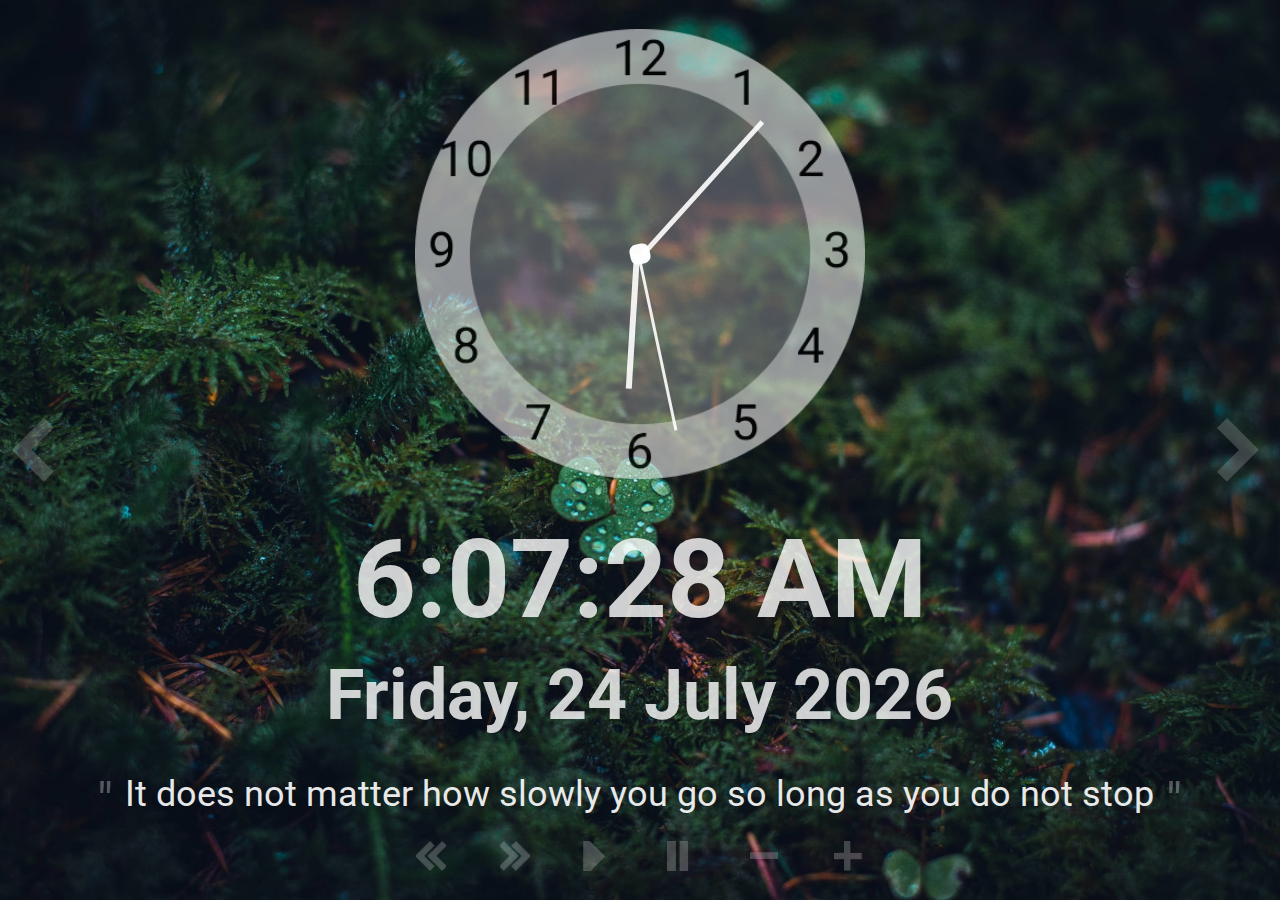
<file: js-clock/index.html>
<!DOCTYPE html>
<html lang="en">
  <head>
    <meta charset="UTF-8" />
    <meta http-equiv="X-UA-Compatible" content="IE=edge" />
    <meta name="viewport" content="width=device-width, initial-scale=1.0" />
    <link rel="preconnect" href="https://fonts.googleapis.com" />
    <link rel="preconnect" href="https://fonts.gstatic.com" crossorigin />
    <link
      href="https://fonts.googleapis.com/css2?family=Roboto:wght@400;700&display=swap"
      rel="stylesheet"
    />
    <link
      type="image/png"
      sizes="16x16"
      rel="icon"
      href="./png/favicon_icon.ico"
    />
    <link
      type="image/png"
      sizes="32x32"
      rel="icon"
      href="./png/favicon_icon.ico"
    />
    <link
      type="image/png"
      sizes="96x96"
      rel="icon"
      href="./png/favicon_icon.ico"
    />
    <link rel="stylesheet" href="style.css" />
    <title>Сlock</title>
  </head>
  <body class="body">
    <button class="arrow-left" title="change background"></button>
    <div class="container">
      <div class="clock-face">
        <div class="hand hours"></div>
        <div class="hand minutes"></div>
        <div class="hand seconds"></div>
        <div class="center"></div>
      </div>
      <div class="digital-clock">
        <div class="digital-time"></div>
        <div class="digital-date"></div>
      </div>
      <div class="quotes-block">
        <button class="quote previous" title="previous">"</button>
        <button class="quotes">Quotes are here</button>
        <button class="quote next" title="next">"</button>
      </div>
      <div class="control-audio">
        <button class="sound back" title="back"></button>
        <button class="sound forward" title="forward"></button>

        <button class="sound play" title="play"></button>
        <button class="sound pause" title="pause"></button>

        <button class="sound volumeDown" title="volume -"></button>
        <button class="sound volumeUp" title="volume +"></button>
      </div>
    </div>
    <button class="arrow-right" title="change background"></button>
    <audio
      class="audio"
      src="./mp3/les-yujnaya-amerika-vecher-nasekomyie-blizko-38554.mp3"
      type="audio/mpeg"
      autoplay="true"
      preload="auto"
      loop="true"
    ></audio>
    <script src="script.js"></script>
  </body>
</html>
</file>
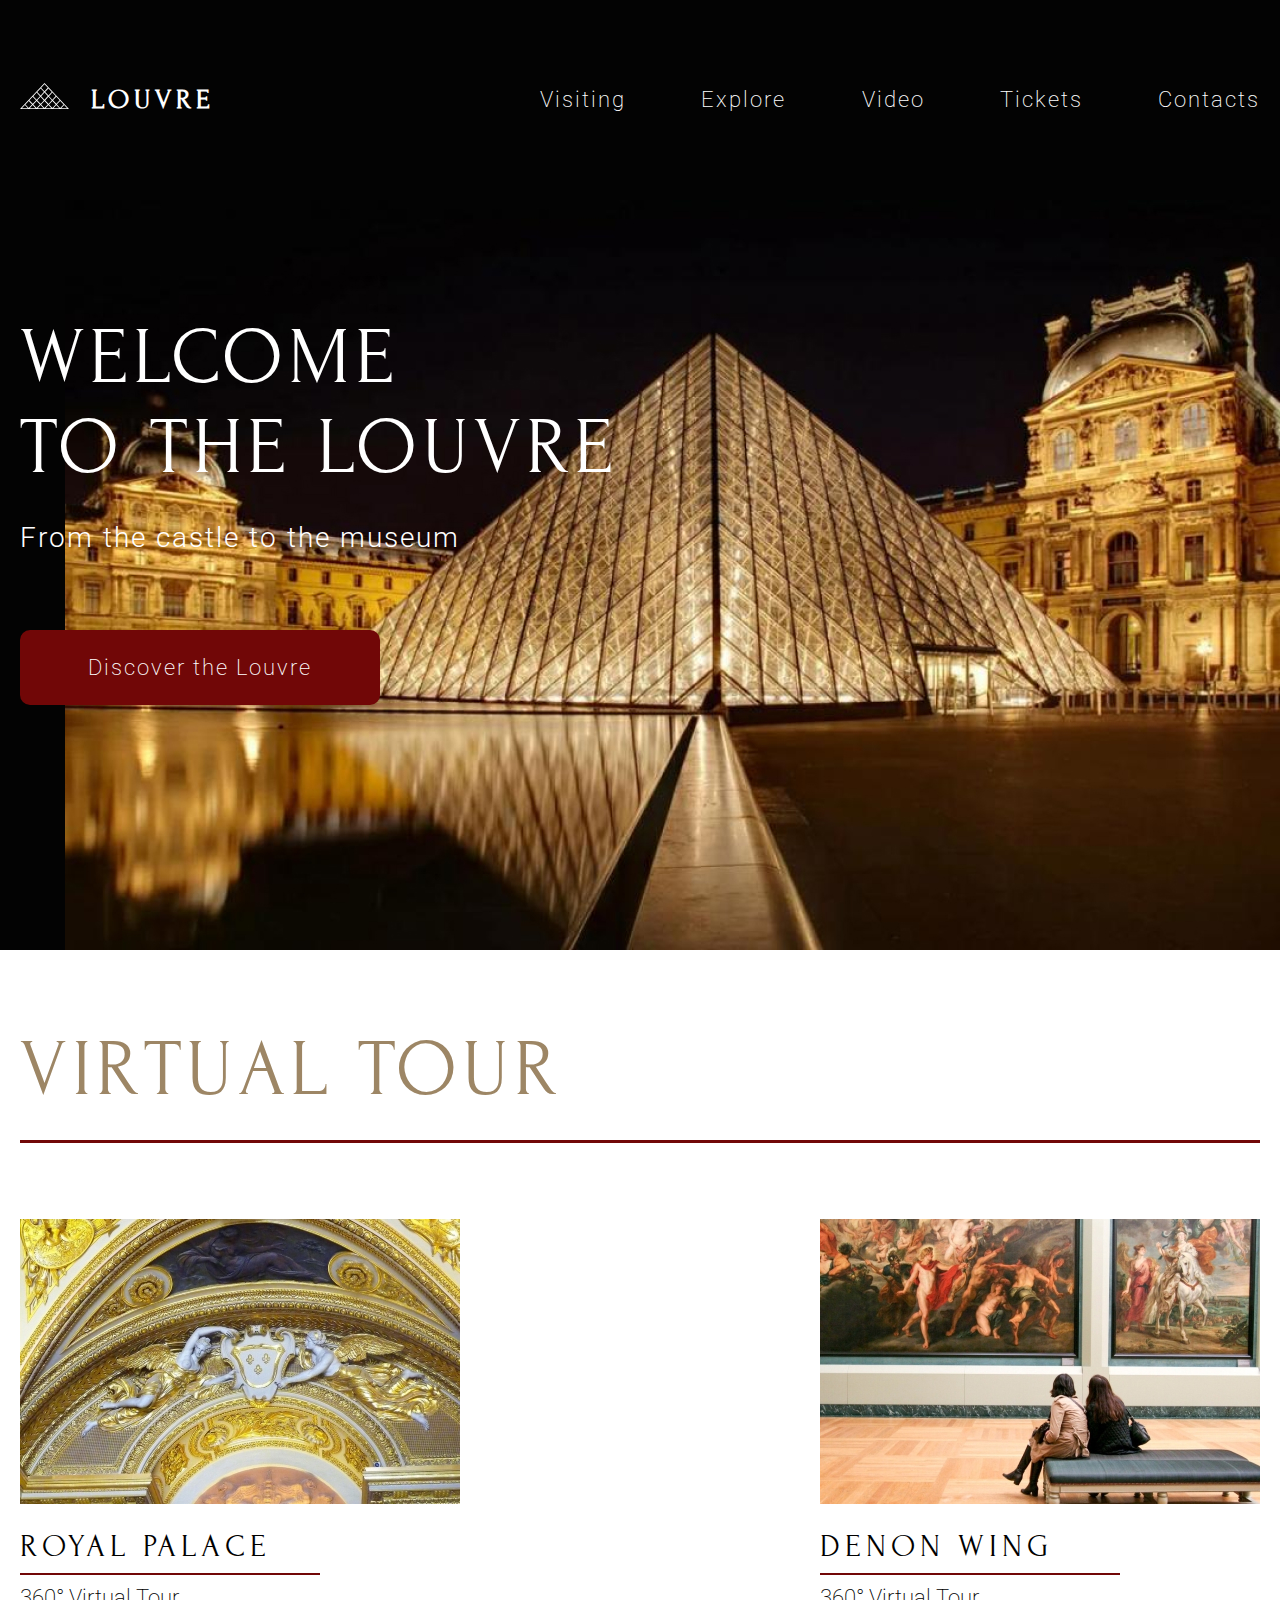
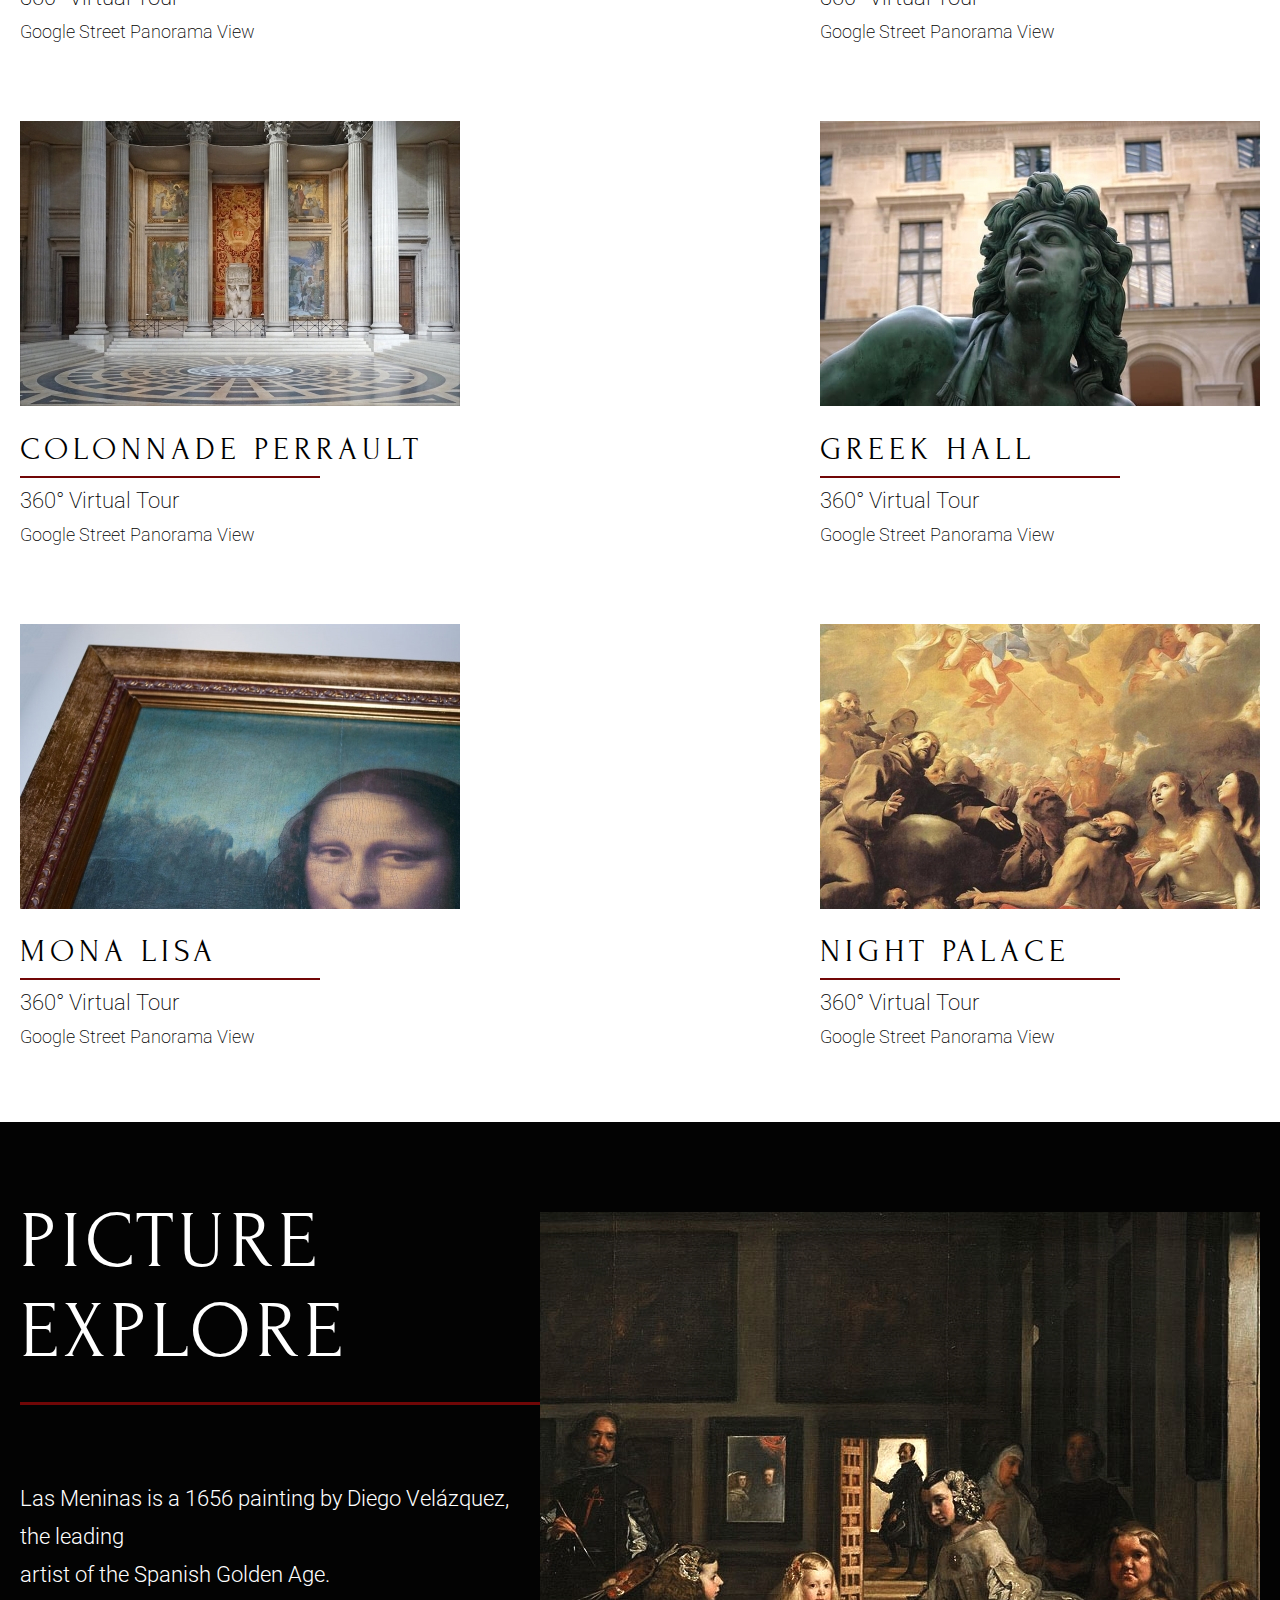
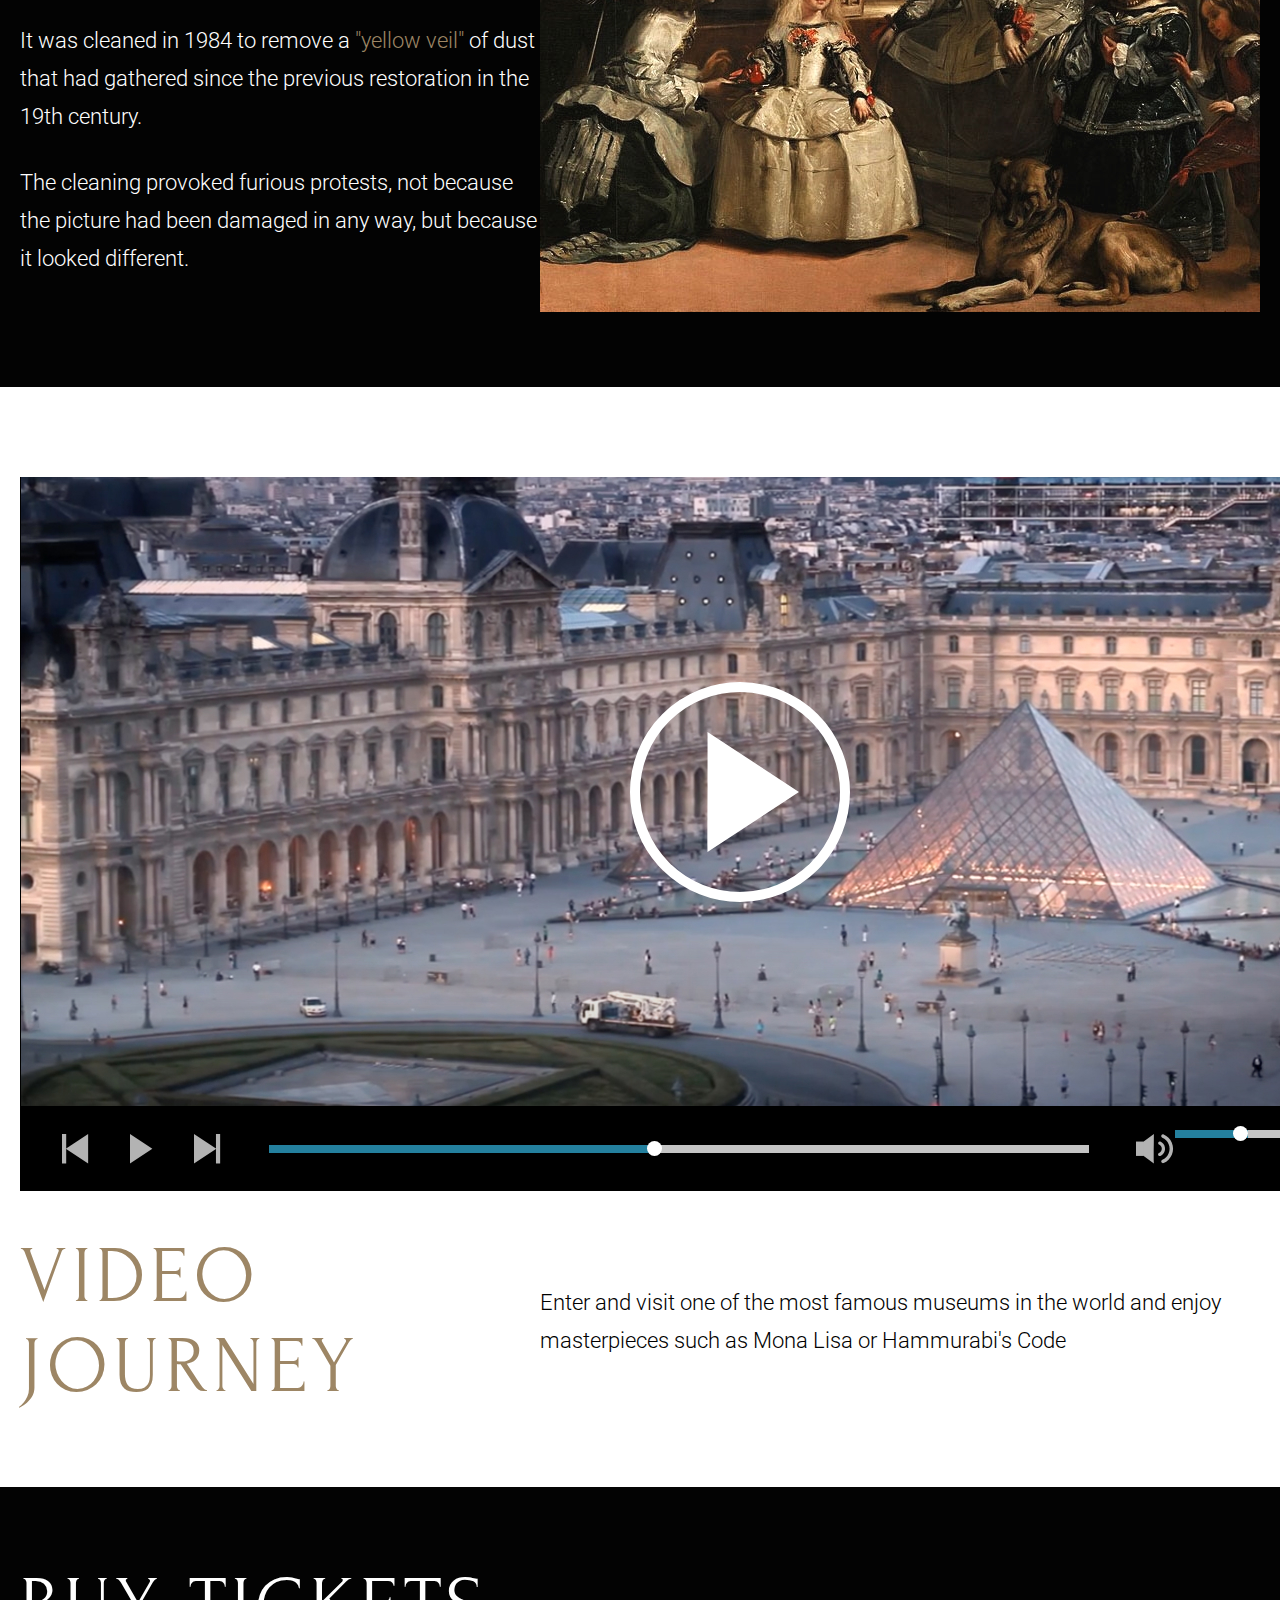
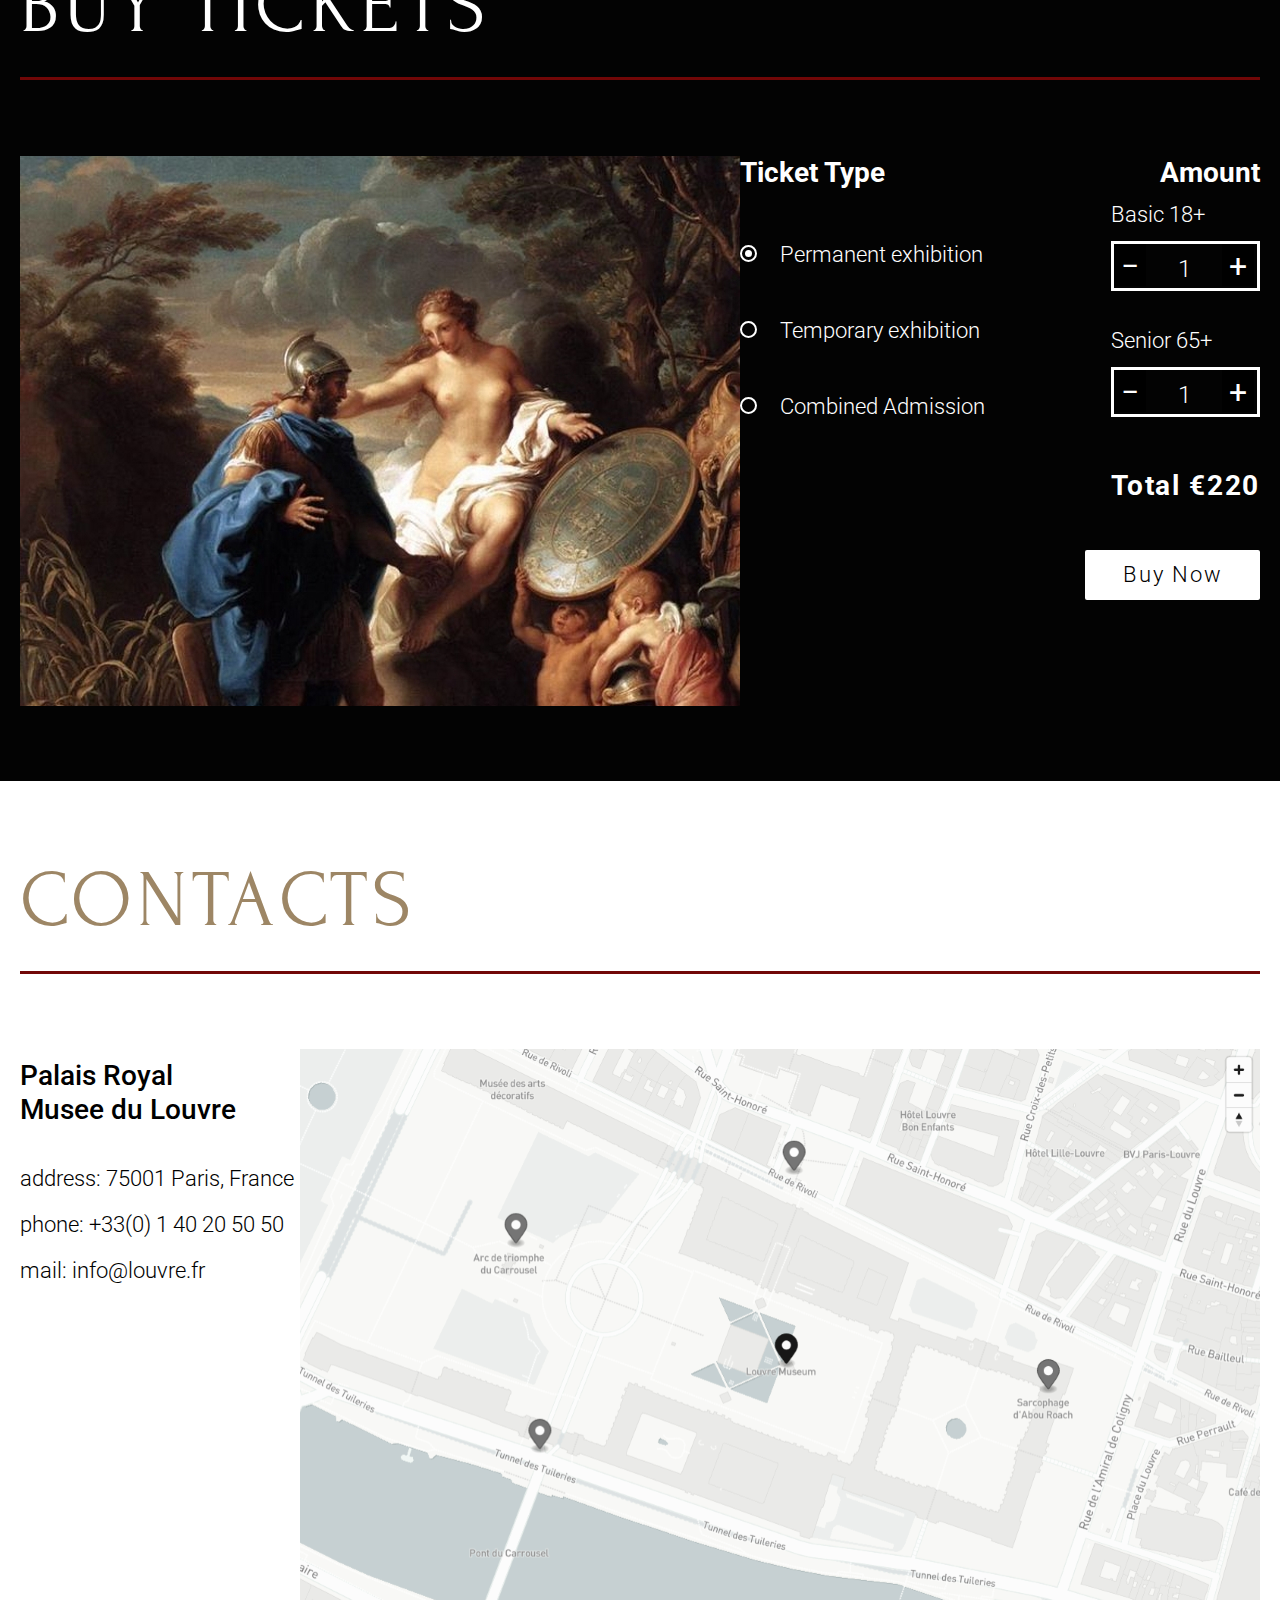
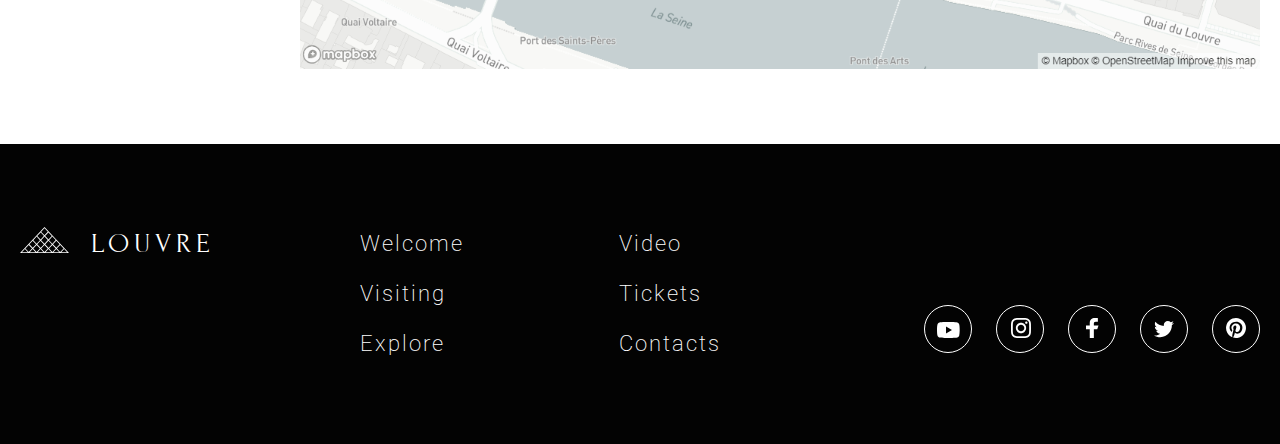
<file: museum/index.html>
<!DOCTYPE html>
<html lang="en">
  <head>
    <meta charset="UTF-8" />
    <meta http-equiv="X-UA-Compatible" content="IE=edge" />
    <meta name="viewport" content="width=device-width, initial-scale=1.0" />
    <title>museum</title>
    <link rel="preconnect" href="https://fonts.googleapis.com" />
    <link rel="preconnect" href="https://fonts.gstatic.com" crossorigin />
    <link
      href="https://fonts.googleapis.com/css2?family=Forum&family=Roboto:wght@100;300;400;500;700&display=swap"
      rel="stylesheet"
    />
    <link rel="stylesheet" href="./css/normalize.css" />
    <link rel="stylesheet" href="./css/style.css" />
    <link rel="shortcut icon" href="./assets/favicon.ico" type="favicon.ico" />
  </head>
  <body>
    <header class="dark-section" id="welcome">
      <div class="container flex-container header-container">
        <div class="logo flex-container">
          <a class="logo-icon" href="./index.html"> </a>
          <h1 class="logo-title">
            <a href="./index.html">Louvre</a>
          </h1>
        </div>
        <nav class="menu">
          <ul class="ul-menu flex-container">
            <li><a href="#visiting">Visiting</a></li>
            <li><a href="#explore">Explore</a></li>
            <li><a href="#video">Video</a></li>
            <li><a href="#tickets">Tickets</a></li>
            <li><a href="#contacts">Contacts</a></li>
          </ul>
        </nav>
      </div>
    </header>
    <main class="main">
      <section class="section dark-section welcome">
        <div class="section-welcome">
          <div class="container container-welcome">
            <h2 class="h2-white">Welcome <br />to the louvre</h2>
            <h4 class="welcome-text">From the castle to the museum</h4>
            <a
              href="https://www.google.com/maps/@48.8618159,2.3366818,3a,90y,82.21h,70.85t/data=!3m7!1e1!3m5!1sAF1QipOVxZQuSy3Bx9T_HpH_7FtBHDTXvI6SF-A10ocT!2e10!3e12!7i5472!8i2736"
              class="welcome-button"
            >
              <div class="welcome-button-text">Discover the Louvre</div>
            </a>
          </div>
        </div>
      </section>
      <section class="section" id="visiting">
        <div class="container">
          <h2 class="h2-gold underline-title-h2">Virtual tour</h2>
          <div class="container flex-container container-cards">
            <div class="card">
              <a
                href="https://www.google.com/maps/@48.8606882,2.3356791,3a,90y,328.36h,87.55t/data=!3m7!1e1!3m5!1sAF1QipMZ9YgnArbwEIbTDANeSQYFu9gNqpW_2Sv8FBvY!2e10!3e12!7i4352!8i1815"
                class="card-link"
              >
                <img
                  src="./assets/img/royal_palace.jpg"
                  alt="Royal palace"
                  class="card-image"
                />
                <h3 class="card-title underline-title">Royal Palace</h3>
                <p class="card-content">360° Virtual Tour</p>
                <p class="card-content card-content-small">
                  Google Street Panorama View
                </p>
              </a>
            </div>
            <div class="card">
              <a
                href="https://www.google.com/maps/@48.8563254,2.3352706,3a,75y,90t/data=!3m7!1e1!3m5!1sAF1QipNRj_CwP4coDMYdCHj6qHeBeJpI2VxU5BUsOX4F!2e10!3e12!7i11000!8i5500"
                class="card-link"
              >
                <img
                  src="./assets/img/denon_wing.jpg"
                  alt="Denon wing"
                  class="card-image"
                />
                <h3 class="card-title underline-title">Denon Wing</h3>
                <p class="card-content">360° Virtual Tour</p>
                <p class="card-content card-content-small">
                  Google Street Panorama View
                </p>
              </a>
            </div>
            <div class="card">
              <a
                href="https://www.google.com/maps/@48.8601723,2.3395439,3a,88.4y,322.04h,84.25t/data=!3m7!1e1!3m5!1sAF1QipNMZGQuEA-pAUvIG_eP_2f3gWTKZEJ6XLVJ-Pgb!2e10!3e12!7i10240!8i5120"
                class="card-link"
              >
                <img
                  src="./assets/img/colonnade_perrault.jpg"
                  alt="Colonnade Perrault"
                  class="card-image"
                />
                <h3 class="card-title underline-title">Colonnade Perrault</h3>
                <p class="card-content">360° Virtual Tour</p>
                <p class="card-content card-content-small">
                  Google Street Panorama View
                </p>
              </a>
            </div>
            <div class="card">
              <a
                href="https://www.google.com/maps/@48.860183,2.3356156,3a,90y,177.69h,95.61t/data=!3m7!1e1!3m5!1sAF1QipP7uFZnTITRe-7AEVAgHAfqiCL-03gvBHcYWgF3!2e10!3e12!7i5472!8i2736"
                class="card-link"
              >
                <img
                  src="./assets/img/greek_hall.jpg"
                  alt="Greek hall"
                  class="card-image"
                />
                <h3 class="card-title underline-title">Greek hall</h3>
                <p class="card-content">360° Virtual Tour</p>
                <p class="card-content card-content-small">
                  Google Street Panorama View
                </p>
              </a>
            </div>
            <div class="card">
              <a
                href="https://www.google.com/maps/@48.8598788,2.3355157,3a,82.2y,7.53h,94t/data=!3m7!1e1!3m5!1sAF1QipO1wkUUbyzpPjj-OR0mR5etZJT-xl-40XK8rDQ3!2e10!3e12!7i10240!8i5120"
                class="card-link"
              >
                <img
                  src="./assets/img/mona-lisa.jpg"
                  alt="Mona Lisa"
                  class="card-image"
                />
                <h3 class="card-title underline-title">Mona Lisa</h3>
                <p class="card-content">360° Virtual Tour</p>
                <p class="card-content card-content-small">
                  Google Street Panorama View
                </p>
              </a>
            </div>
            <div class="card">
              <a
                href="https://www.google.com/maps/@48.8563254,2.3352706,3a,90y,21.26h,79.91t/data=!3m7!1e1!3m5!1sAF1QipPpGAowYatVyk3MMGnZAaQkYm2EUk-Dlca06SS5!2e10!3e12!7i11304!8i5652"
                class="card-link"
              >
                <img
                  src="./assets/img/night_palace.jpg"
                  alt="Night Palace"
                  class="card-image"
                />
                <h3 class="card-title underline-title">Night Palace</h3>
                <p class="card-content">360° Virtual Tour</p>
                <p class="card-content card-content-small">
                  Google Street Panorama View
                </p>
              </a>
            </div>
          </div>
        </div>
      </section>
      <section class="section dark-section" id="explore">
        <div class="container flex-container">
          <div class="explore-content">
            <h2 class="explore-content-title underline-title-h2 h2-white">
              Picture explore
            </h2>
            <p artist class="explore-content-text">
              Las Meninas is a 1656 painting by Diego Velázquez, the leading
              <br />artist of the Spanish Golden Age.
            </p>
            <p class="explore-content-text">
              It was cleaned in 1984 to remove a
              <span class="yellow-text">"yellow veil"</span> of dust that had
              gathered since the previous restoration in the 19th century.
            </p>
            <p class="explore-content-text">
              The cleaning provoked furious protests, not because the picture
              had been damaged in any way, but because it looked different.
            </p>
          </div>
          <img
            class="explore-image"
            src="./assets/img/picture_explore.jpg"
            alt="Las Meninas Picture"
          />
        </div>
      </section>
      <section class="section" id="video">
        <div class="container">
          <div class="player-container">
            <div class="play-screen"></div>
          </div>
          <div class="video-control-panel">
            <div class="play-buttons flex-container">
              <div class="play-button back"></div>
              <div class="play-button play"></div>
              <div class="play-button forward"></div>
            </div>
            <input
              type="range"
              value="47"
              min="0"
              max="100"
              step="1"
              class="progress video"
            />
            <div class="volume-panel flex-container">
              <div class="play-button volume"></div>
              <input
                type="range"
                value="41"
                min="0"
                max="100"
                step="1"
                class="progress vol"
              />
            </div>

            <div class="play-button fullscreen"></div>
          </div>
          <div class="video-content flex-container">
            <h2 class="h2-gold">Video journey</h2>
            <p class="video-content-text">
              Enter and visit one of the most famous museums in the world and
              enjoy masterpieces such as Mona Lisa or Hammurabi's Code
            </p>
          </div>
        </div>
      </section>
      <section class="section dark-section" id="tickets">
        <div class="container">
          <h2 class="h2-white underline-title-h2">Buy tickets</h2>
          <div class="flex-container tickets-container">
            <img
              class="tickets-img"
              src="./assets/img/tickets-img.jpg"
              alt="Buy tickets image"
            />
            <div class="flex-container tickets-choice">
              <div class="tickets-type">
                <h3 class="tickets-subtitle">Ticket Type</h3>
                <form>
                  <div class="ticket-radio">
                    <input
                      class="input"
                      type="radio"
                      name="tickets"
                      id="permanent"
                      checked="checked"
                    />
                    <label class="ticket-choice" for="permanent"
                      >Permanent exhibition</label
                    >
                  </div>
                  <div class="ticket-radio">
                    <input
                      class="input"
                      type="radio"
                      name="tickets"
                      id="temporary"
                    />
                    <label class="ticket-choice" for="temporary"
                      >Temporary exhibition</label
                    >
                  </div>
                  <div class="ticket-radio">
                    <input
                      class="input"
                      type="radio"
                      name="tickets"
                      id="combined"
                    />
                    <label class="ticket-choice" for="combined"
                      >Combined Admission</label
                    >
                  </div>
                </form>
              </div>
              <div class="tickets-amount">
                <h3 class="tickets-subtitle amount">Amount</h3>
                <div class="ticket-block">
                  <div class="tickets-choice-age">Basic 18+</div>
                  <div class="button-border">
                    <button
                      class="button"
                      type="button"
                      onclick="this.nextElementSibling.stepDown()"
                    >
                      &minus;
                    </button>
                    <input
                      type="number"
                      min="0"
                      max="9"
                      value="1"
                      readonly
                      class="number"
                    />
                    <button
                      type="button"
                      class="button"
                      onclick="this.previousElementSibling.stepUp()"
                    >
                      +
                    </button>
                  </div>
                </div>
                <div class="ticket-block">
                  <div class="tickets-choice-age">Senior 65+</div>
                  <div class="button-border">
                    <button
                      class="button"
                      type="button"
                      onclick="this.nextElementSibling.stepDown()"
                    >
                      &minus;
                    </button>
                    <input
                      type="number"
                      min="0"
                      max="9"
                      value="1"
                      readonly
                      class="number"
                    />
                    <button
                      class="button"
                      type="button"
                      onclick="this.previousElementSibling.stepUp()"
                    >
                      +
                    </button>
                  </div>
                </div>
                <div class="amount-total">Total&nbsp€220</div>
                <a href="#" class="button-buy">
                  <div class="button-buy-text">Buy Now</div>
                </a>
              </div>
            </div>
          </div>
        </div>
      </section>
      <section class="section" id="contacts">
        <div class="container">
          <h2 class="h2-gold underline-title-h2">Contacts</h2>
          <div class="contacts flex-container">
            <div class="contacts-content">
              <div class="contacts-subtitle">
                Palais Royal<br />
                Musee du Louvre
              </div>
              <div>
                <p class="contacts-content-item">
                  address: 75001 Paris, France
                </p>
                <p class="contacts-content-item">phone: +33(0) 1 40 20 50 50</p>
                <p class="contacts-content-item">mail: info@louvre.fr</p>
              </div>
            </div>
            <div class="contacts-map">
              <img class="contacts-png" src="./assets/img/map.png" alt="map" />
            </div>
          </div>
        </div>
      </section>
    </main>
    <footer class="footer section dark-section">
      <div class="container flex-container">
        <div class="footer-container">
          <div class="logo flex-container">
            <a class="logo-icon" href="./index.html"> </a>
            <div class="logo-title">
              <a href="./index.html">Louvre</a>
            </div>
          </div>
          <nav>
            <ul class="ul-footer">
              <li><a href="#welcome">Welcome</a></li>
              <li><a href="#visiting">Visiting</a></li>
              <li><a href="#explore">Explore</a></li>
              <li><a href="#video">Video</a></li>
              <li><a href="#tickets">Tickets</a></li>
              <li><a href="#contacts">Contacts</a></li>
            </ul>
          </nav>
        </div>
        <ul class="ul-social flex-container">
          <li class="social">
            <a href="https://www.youtube.com/user/louvre" class="social-icon">
              <div class="circle">
                <img src="./assets/svg/youtube.svg" alt="Youtube" />
              </div>
            </a>
          </li>
          <li class="social">
            <a
              href="https://www.instagram.com/museelouvre/"
              class="social-icon"
            >
              <div class="circle">
                <img src="./assets/svg/instagramm.svg" alt="instagram" />
              </div>
            </a>
          </li>
          <li class="social">
            <a
              href="https://www.facebook.com/museedulouvre"
              class="social-icon"
            >
              <div class="circle">
                <img src="./assets/svg/facebook.svg" alt="facebook" />
              </div>
            </a>
          </li>
          <li class="social">
            <a href="http://twitter.com/museelouvre" class="social-icon">
              <div class="circle">
                <img src="./assets/svg/twitter.svg" alt="twitter" />
              </div>
            </a>
          </li>
          <li class="social">
            <a
              href="https://www.pinterest.fr/museedulouvre/"
              class="social-icon"
            >
              <div class="circle">
                <img src="./assets/svg/pinterest.svg" alt="pinterest" />
              </div>
            </a>
          </li>
        </ul>
      </div>
    </footer>
    <script src="./index.js"></script>
  </body>
</html>
</file>
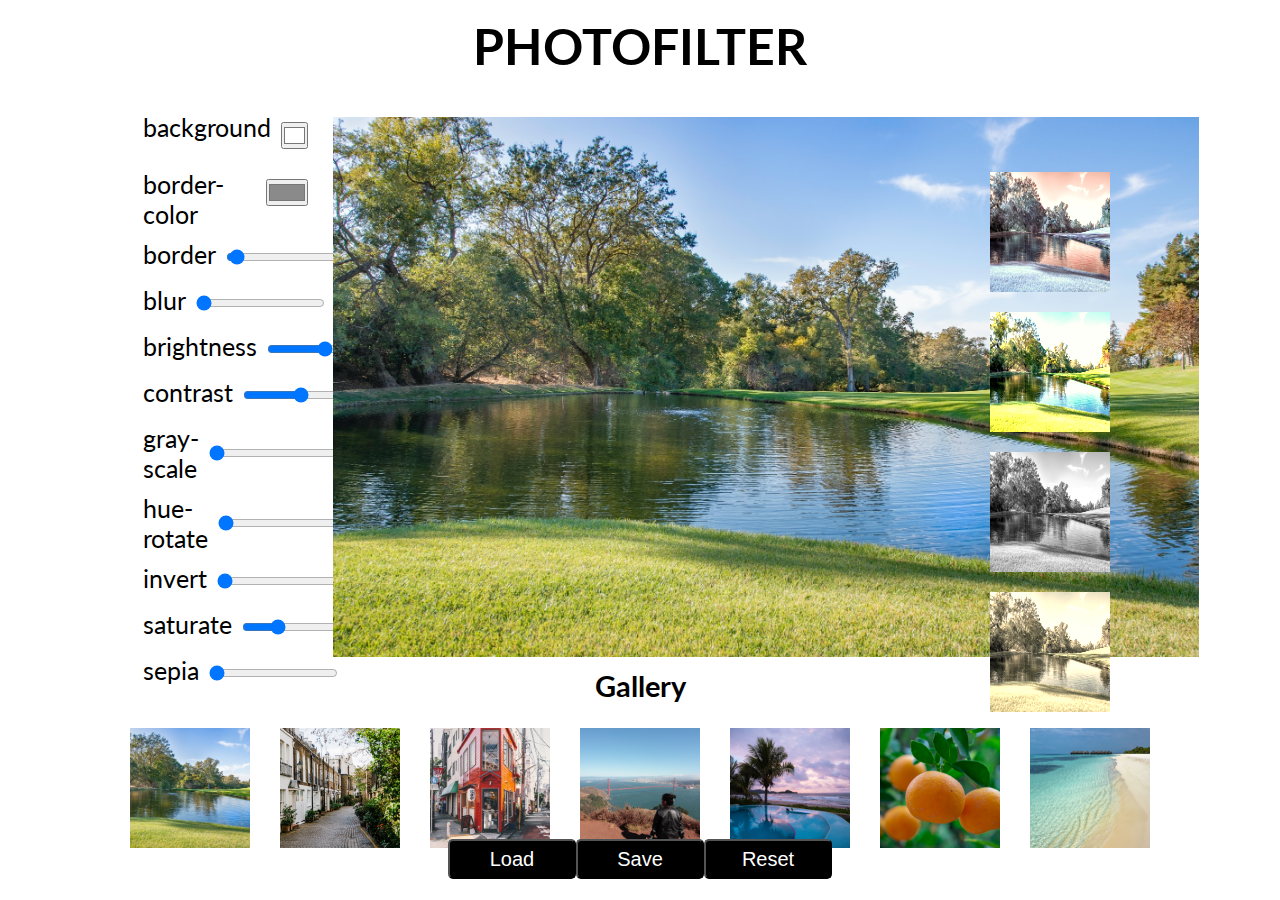
<file: photofilter/index.html>
<!DOCTYPE html>
<html lang="en">
  <head>
    <meta charset="UTF-8" />
    <meta http-equiv="X-UA-Compatible" content="IE=edge" />
    <meta name="viewport" content="width=device-width, initial-scale=1.0" />
    <link rel="stylesheet" href="style.css" />
    <link rel="preconnect" href="https://fonts.googleapis.com" />
    <link rel="preconnect" href="https://fonts.gstatic.com" crossorigin />
    <link
      href="https://fonts.googleapis.com/css2?family=Lato:wght@400;700&display=swap"
      rel="stylesheet"
    />
    <title>Photofilter</title>
  </head>
  <body class="body">
    <h1 class="title">Photofilter</h1>
    <div class="main">
      <div class="controls">
        <div class="input background">
          <label for="background">background</label>
          <input type="color" name="background" value="#ffffff" />
        </div>
        <div class="input border-color">
          <label for="border-color">border-color</label>
          <input type="color" name="border-color" value="#8a8a8a" />
        </div>
        <div class="input">
          <label for="border">border</label>
          <input
            type="range"
            name="border"
            min="0"
            max="40"
            value="1"
            data-sizing="px"
          />
        </div>
        <div class="input blur">
          <label for="blur">blur</label>
          <input
            type="range"
            name="blur"
            min="0"
            max="10"
            value="0"
            step="0.1"
            data-sizing="px"
          />
        </div>
        <div class="input brightness">
          <label for="brightness">brightness</label>
          <input
            type="range"
            name="brightness"
            min="0.2"
            max="2"
            value="1"
            step="0.01"
          />
        </div>
        <div class="input contrast">
          <label for="contrast">contrast</label>
          <input
            type="range"
            name="contrast"
            min="0.2"
            max="2"
            value="1"
            step="0.01"
          />
        </div>
        <div class="input grayscale">
          <label for="grayscale">gray-scale</label>
          <input
            type="range"
            name="grayscale"
            min="0"
            max="1"
            value="0"
            step="0.01"
          />
        </div>
        <div class="input hue-rotate">
          <label for="hue-rotate">hue-rotate</label>
          <input
            type="range"
            name="hue-rotate"
            min="0"
            max="359"
            value="0"
            step="1"
            data-sizing="deg"
          />
        </div>
        <div class="input invert">
          <label for="invert">invert</label>
          <input
            type="range"
            name="invert"
            min="0"
            max="1"
            value="0"
            step="0.01"
          />
        </div>
        <div class="input saturate">
          <label for="saturate">saturate</label>
          <input
            type="range"
            name="saturate"
            min="0"
            max="4"
            value="1"
            step="0.1"
          />
        </div>
        <div class="input sepia">
          <label for="sepia">sepia</label>
          <input
            type="range"
            name="sepia"
            min="0"
            max="1"
            value="0"
            step="0.01"
          />
        </div>
      </div>
      <div class="photo">
        <img
          src="./assets/img/cristina-anne-costello-NDprz_Y90UM-unsplash.jpg"
          alt="photo"
          class="photo-main"
        />
      </div>

      <div class="presets">
        <h3>Presets</h3>
        <div class="presets-images">
          <img
            class="presets-img preset0"
            src="./assets/img/cristina-anne-costello-NDprz_Y90UM-unsplash.jpg"
            alt="presets"
            data-name="preset0"
          />
          <img
            class="presets-img preset1"
            src="./assets/img/cristina-anne-costello-NDprz_Y90UM-unsplash.jpg"
            alt="presets"
            data-name="preset1"
          />
          <img
            class="presets-img preset2"
            src="./assets/img/cristina-anne-costello-NDprz_Y90UM-unsplash.jpg"
            alt="presets"
            data-name="preset2"
          />
          <img
            class="presets-img preset3"
            src="./assets/img/cristina-anne-costello-NDprz_Y90UM-unsplash.jpg"
            alt="presets"
            data-name="preset3"
          />
        </div>
      </div>
    </div>
    <div class="gallery">
      <h3>Gallery</h3>
      <div class="gallery-images">
        <img
          class="gallery-img img0"
          src="./assets/img/cristina-anne-costello-NDprz_Y90UM-unsplash.jpg"
          alt="gallery images"
        />
        <img
          class="gallery-img img1"
          src="./assets/img/bruno-martins-GkZvxVsHYWw-unsplash.jpg"
          alt="gallery images"
        />
        <img
          class="gallery-img img2"
          src="./assets/img/guus-baggermans-oWsy_TQAScI-unsplash.jpg"
          alt="gallery images"
        />
        <img
          class="gallery-img img3"
          src="./assets/img/obed-hernandez-FP-w4qSBRnA-unsplash.jpg"
          alt="gallery images"
        />
        <img
          class="gallery-img img4"
          src="./assets/img/tony-panici-PdNoXi1Q9AI-unsplash.jpg"
          alt="gallery images"
        />
        <img
          class="gallery-img img5"
          src="./assets/img/creative-captures-X05ycx5WXZg-unsplash.jpg"
          alt="gallery images"
        />
        <img
          class="gallery-img img6"
          src="./assets/img/colin-watts-Ay2H-lv3Qyc-unsplash.jpg"
          alt="gallery images"
        />
      </div>
    </div>
    <div class="menu">
      <button class="menu-button load">Load</button>
      <button class="menu-button save">Save</button>
      <button class="menu-button reset" data-name="DEFAULTVALUES">Reset</button>
    </div>

    <script src="index.js"></script>
  </body>
</html>
</file>
<file: js-clock/style.css>
* {
  box-sizing: border-box;
  margin: 0;
  padding: 0;
  font-family: Roboto;
}

.body {
  width: 100vw;
  height: 100vh;
  background-image: url(./img/de-jesus-benitez-kEgJVDkQkbU-unsplash.jpg);
  background-repeat: no-repeat;
  background-position: center center;
  background-size: cover;
  display: flex;
  justify-content: space-around;
  align-items: center;
  color: #ffffff;
}

.container {
  height: 95vh;
  display: flex;
  flex-direction: column;
  justify-content: space-evenly;
  align-items: center;
}

.clock-face {
  background-image: url(./png/clockface.png);
  background-repeat: no-repeat;
  background-position: center center;
  background-size: cover;
  display: flex;
  justify-content: center;
  align-items: center;
  width: 50vh;
  height: 50vh;
  position: relative;
}

.hand {
  position: absolute;
  left: 50%;
  top: 10%;
  height: 40%;
  transform-origin: 0 100%;
  transform: rotate(100deg);
  transition: all 0;
  opacity: 90%;
  background-color: #ffffff;
}

.hours {
  width: 6px;
  height: 30%;
  top: 20%;
}

.minutes {
  width: 5px;
}

.seconds {
  width: 3px;
  left: 50%;
}

.center {
  transform-origin: 50% 50%;
  transform: rotate(0deg);
  transition: all 0;
  opacity: 98%;
  background-color: #ffffff;
  left: 50%;
  top: 50%0;
  width: 20px;
  height: 20px;
  border-radius: 35%;
}

.arrow-left,
.arrow-right {
  width: 80px;
  height: 80px;
  align-self: center;
  cursor: pointer;
  opacity: 25%;
  padding-right: 10px;
  background: transparent;
  border: none;
  background-repeat: no-repeat;
  background-position: center center;
}

.arrow-left {
  background-image: url(./png/arrow-left.png);
}

.arrow-right {
  background-image: url(./png/arrow-right.png);
}

.arrow-left:hover,
.arrow-right:hover {
  opacity: 50%;
}

.digital-clock {
  display: flex;
  flex-direction: column;
  justify-content: space-between;
  align-items: center;
  min-width: 50%;
  min-height: 12%;
  font-weight: bold;
  opacity: 80%;
  margin: 30px;
}

.digital-time {
  font-size: 110px;
  margin-bottom: 10px;
}

.digital-date {
  font-size: 70px;
}

.quotes-block {
  display: flex;
  justify-content: space-around;
}

.quotes {
  font-size: 36px;
  opacity: 90%;
  cursor: pointer;
  background: transparent;
  border: none;
  color: #ffffff;
}

.quote {
  width: 40px;
  height: 30px;
  cursor: pointer;
  background: transparent;
  border: none;
  color: #ffffff;
  font-size: 50px;
  opacity: 30%;
}

.quote:hover {
  opacity: 80%;
  font-size: 55px;
}

.control-audio {
  margin-top: 20px;
  min-width: 50%;
  display: flex;
  justify-content: space-evenly;
}

.sound {
  width: 30px;
  height: 30px;
  cursor: pointer;
  background: transparent;
  border: none;
  background-repeat: no-repeat;
  background-position: center center;
  background-size: cover;
  opacity: 30%;
}

.back {
  background-image: url(./png/left.png);
}

.forward {
  background-image: url(./png/right.png);
}

.play {
  background-image: url(./png/play.png);
}

.pause {
  background-image: url(./png/pause.png);
}

.volumeUp {
  background-image: url(./png/volume+.png);
}

.volumeDown {
  background-image: url(./png/volume-.png);
}

.back:hover,
.forward:hover,
.play:hover,
.pause:hover,
.volumeUp:hover,
.volumeDown:hover {
  opacity: 60%;
}

@media (max-width: 1200px) {
  .digital-time {
    font-size: 70px;
  }

  .digital-date {
    font-size: 45px;
  }
  .quotes {
    font-size: 24px;
  }
}

@media (max-width: 768px) {
  .digital-time {
    font-size: 45px;
  }

  .digital-date {
    font-size: 28px;
    text-align: center;
  }

  .quotes {
    font-size: 20px;
  }

  .arrow-left,
  .arrow-right {
    width: 40px;
    height: 60px;
  }

  .control-audio {
    margin-top: 16px;
    min-width: 70%;
  }
}
</file>
<file: museum/css/style.css>
:root {
  --bg-dark: #030303;
  --white: #ffffff;
  --gold: #9d8665;
  --dark-red: #710707;
  --black: #000000;
  --font80: 80px;
  --font32: 32px;
  --font28: 28px;
  --font22: 22px;
  --font18: 18px;
}

html {
  scroll-behavior: smooth;
}

a {
  text-decoration: none;
  color: var(--white);
  transition: 0.5s ease;
}

a:hover {
  color: var(--gold);
  transition: 0.5s ease;
}

a:visited {
  color: var(--gold);
}

.logo-icon:hover {
  filter: invert(58%) sepia(18%) saturate(640%) hue-rotate(356deg)
    brightness(91%) contrast(89%);
}

.section {
  margin: 0 auto;
  box-sizing: border-box;
  padding-top: 75px;
  padding-bottom: 75px;
}

.container {
  max-width: 1480px;
  box-sizing: border-box;
  margin: 0 auto;
  padding-left: 20px;
  padding-right: 20px;
}

.dark-section {
  background-color: var(--bg-dark);
}

.flex-container {
  display: flex;
  justify-content: space-between;
}

header {
  margin: 0 auto;
  box-sizing: border-box;
  padding-top: 75px;
}

.header-container {
  align-items: center;
  height: 50px;
}

.logo {
  align-items: center;
  width: 195px;
  height: 50px;
}

.logo-icon {
  background-image: url('../assets/svg/logo.svg');
  background-repeat: no-repeat;
  background-size: 49px 26px;
  width: 50px;
  height: 34px;
  padding-right: 28px;
}

.logo-title {
  font-family: 'Forum';
  text-transform: uppercase;
  font-size: var(--font28);
  line-height: 50px;
  letter-spacing: 5px;
  color: var(--white);
}

.ul-menu {
  width: 720px;
}

li {
  list-style: none;
  font-family: Roboto;
  font-weight: 200;
  font-size: var(--font22);
  line-height: 50px;
  letter-spacing: 2px;
  color: var(--white);
}

.section-welcome {
  max-width: 1920px;
  padding-top: 1px;
  margin: 0 auto;
  height: 750px;
  background-image: url('../assets/img/background-welcome.jpg');
  background-repeat: no-repeat;
  background-position: right 0px bottom 0px;
}

.welcome {
  margin-top: -1px;
  padding-bottom: 0;
}

h1 {
  color: var(--white);
}

h2 {
  font-family: Forum;
  font-style: normal;
  font-weight: normal;
  font-size: var(--font80);
  line-height: 90px;
  letter-spacing: 5px;
  text-transform: uppercase;
  margin: 0;
}

h3,
p {
  margin: 0;
}

.h2-white {
  color: var(--white);
}

.h2-gold {
  color: var(--gold);
}

.container-welcome {
  height: 390px;
  padding-top: 113px;
}

.welcome-text {
  width: 445px;
  height: 33px;
  font-family: Roboto;
  font-weight: 300;
  font-size: var(--font28);
  line-height: 33px;
  letter-spacing: 2px;
  color: var(--white);
  margin-top: 28px;
  margin-bottom: 76px;
}

.welcome-button {
  width: 360px;
  height: 75px;
  background-color: var(--dark-red);
  border-radius: 10px;
  display: flex;
  justify-content: center;
  align-items: center;
}

.welcome-button:hover {
  background-color: var(--gold);
}

.welcome-button-text {
  font-family: Roboto;
  font-weight: 200;
  font-size: var(--font22);
  line-height: 26px;
  letter-spacing: 2px;
  color: var(--white);
}

#visiting {
  min-height: 1265px;
}

.container-cards {
  flex-wrap: wrap;
  gap: 79px 60px;
  padding: 0;
  margin-top: 104px;
}

.card {
  display: block;
}

.card-image {
  width: 440px;
  height: 285px;
}

.card-title {
  margin-top: 21px;
  font-family: Forum;
  font-style: normal;
  font-weight: normal;
  font-size: var(--font32);
  line-height: 35px;
  letter-spacing: 5px;
  text-transform: uppercase;
  color: var(--black);
}

.underline-title-h2 {
  position: relative;
}

.underline-title-h2::after {
  content: '';
  position: absolute;
  bottom: -28px;
  left: 0;
  right: 0;
  height: 3px;
  background-color: var(--dark-red);
}

.underline-title {
  position: relative;
}

.underline-title:hover::after {
  width: 100%;
}

.underline-title::after {
  content: '';
  position: absolute;
  bottom: -11px;
  left: 0;
  width: 300px;
  height: 2px;
  background-color: var(--dark-red);
  transition: ease 0.5s;
}

.card-content {
  margin-top: 21px;
  margin-bottom: 0;
  font-family: Roboto;
  font-style: normal;
  font-weight: 200;
  font-size: var(--font22);
  line-height: 26px;
  color: var(--black);
}

.card-content-small {
  font-size: var(--font18);
  line-height: 21px;
  margin-top: 10px;
}

.explore-content {
  display: flex;
  flex-direction: column;
  max-width: 660px;
}

.explore-content-title {
  margin-bottom: 103px;
}

.explore-content-text {
  color: var(--white);
  font-family: Roboto;
  font-style: normal;
  font-weight: 300;
  font-size: 22px;
  line-height: 38px;
  margin-bottom: 28px;
}

.explore-image {
  max-width: 720px;
  max-height: 700px;
  margin-top: 15px;
}

.yellow-text {
  color: var(--gold);
}

.player-container {
  width: 1440px;
  height: 629px;
  margin-top: 15px;
  background-image: url(../assets/video/poster.jpg);
  display: flex;
  justify-content: center;
  align-items: center;
}

.play-screen {
  width: 200px;
  height: 200px;
  background-image: url(../assets/svg/play.svg);
  background-repeat: no-repeat;
  border: 10px var(--white) solid;
  border-radius: 50%;
  background-position: 67px center;
  transition: 0.2s ease;
}

.play-screen:hover {
  opacity: 0.75;
  transition: 0.4s ease;
}

.video-control-panel {
  display: flex;
  justify-content: space-between;
  align-items: center;
  box-sizing: border-box;
  background-color: var(--black);
  width: 1440px;
  height: 85px;
  padding-left: 35px;
  padding-right: 38px;
}

.play-buttons {
  align-items: center;
  width: 172px;
  height: 30px;
}

.play-button {
  width: 40px;
  height: 38px;
  background-repeat: no-repeat;
  background-position: center center;
  transition: 0.2s ease;
}

.play-button:hover {
  filter: invert(0%) sepia(100%) saturate(0%) hue-rotate(188deg)
    brightness(102%) contrast(103%);
  transition: 0.4s ease;
}

.back {
  background-image: url(../assets/svg/back.svg);
}

.play {
  background-image: url(../assets/svg/play-button.svg);
}

.forward {
  background-image: url(../assets/svg/forward.svg);
}

.volume {
  margin-left: 15px;
  background-image: url(../assets/svg/volume.svg);
}

.fullscreen {
  background-image: url(../assets/svg/fullscreen.svg);
}

.progress {
  background: linear-gradient(
    to right,
    #24809e 0%,
    #24809e 47%,
    #c4c4c4 47%,
    #c4c4c4 100%
  );
  height: 8px;
  outline: none;
  transition: background 450ms ease-in;
  -webkit-appearance: none;
}

.progress.video {
  width: 820px;
  margin-left: 10px;
}

.progress.vol {
  width: 155px;
  margin-right: 20px;
}

.progress::-webkit-slider-thumb {
  width: 15px;
  height: 15px;
  border-radius: 50%;
  -webkit-appearance: none;
  cursor: ew-resize;
  background: var(--white);
}

.video-content {
  margin-top: 41px;
}

.video-content-text {
  max-width: 720px;
  font-family: Roboto;
  font-style: normal;
  font-weight: 300;
  font-size: var(--font22);
  line-height: 38px;
  display: flex;
  align-items: center;
  color: var(--black);
}

.tickets-container {
  margin-top: 104px;
}
.tickets-choice {
  width: 660px;
}

.tickets-img {
  width: 720px;
  height: 550px;
}

.tickets-subtitle {
  font-family: Roboto;
  font-style: normal;
  font-weight: bold;
  font-size: var(--font28);
  line-height: 33px;
  color: var(--white);
}

form {
  display: flex;
  flex-direction: column;
}

.ticket-radio {
  display: flex;
  margin-top: 50px;
  padding-top: 5px;
}

.ticket-radio input[type='radio'] {
  display: none;
}

.ticket-radio label {
  display: inline-block;
  cursor: pointer;
  position: relative;
  line-height: 21px;
  user-select: none;
}

.ticket-radio label:before {
  content: '';
  display: inline-block;
  width: 20px;
  height: 20px;
  position: absolute;
  left: 0;
  bottom: 0px;
  background: url(../assets/svg/radio-2.svg) 0 0 no-repeat;
}

.ticket-radio input[type='radio']:checked + label:before {
  background: url(../assets/svg/radio-1.svg) 0 0 no-repeat;
}

.ticket-choice {
  font-family: Roboto;
  font-style: normal;
  font-weight: 300;
  font-size: var(--font22);
  line-height: 26px;
  color: var(--white);
  padding-left: 40px;
}

.tickets-amount {
  display: flex;
  flex-direction: column;
  align-items: flex-end;
}

.tickets-choice-age {
  font-family: Roboto;
  font-style: normal;
  font-weight: 300;
  font-size: var(--font22);
  line-height: 26px;
  color: var(--white);
  margin-top: 13px;
  margin-bottom: 13px;
  align-self: start;
}

.button-border {
  width: 149px;
  height: 50px;
  border: 3px solid var(--white);
  box-sizing: border-box;
  border-radius: 0px;
  margin-bottom: 24px;
}

.button {
  background-color: var(--black);
  color: var(--white);
  width: 1em;
  text-align: center;
  font-family: Roboto;
  font-style: normal;
  font-weight: normal;
  font-size: 32px;
  line-height: 37px;
  cursor: pointer;
  border: 0;
  padding-top: 4px;
}

.number {
  all: unset;
  width: 2.85em;
  text-align: center;
  font-family: Roboto;
  font-style: normal;
  font-weight: 300;
  font-size: 24px;
  line-height: 26px;
  color: var(--white);
}

input[type='number']::-webkit-outer-spin-button,
input[type='number']::-webkit-inner-spin-button {
  -webkit-appearance: none;
  margin: 0;
}

.amount-total {
  font-family: Roboto;
  font-style: normal;
  font-weight: bold;
  font-size: var(--font28);
  line-height: 33px;
  letter-spacing: 1.65px;
  color: var(--white);
  margin-top: 28px;
  margin-bottom: 48px;
}
.button-buy {
  display: flex;
  justify-content: center;
  align-items: center;
  width: 175px;
  height: 50px;
  background-color: var(--white);
  border-radius: 2px;
}

.button-buy:hover {
  background-color: var(--gold);
}

.button-buy-text {
  font-family: Roboto;
  font-style: normal;
  font-weight: 300;
  font-size: var(--font22);
  line-height: 26px;
  letter-spacing: 2px;
  color: var(--black);
}

.contacts {
  margin-top: 103px;
}

.contacts-subtitle {
  font-family: Roboto;
  font-style: normal;
  font-weight: 500;
  font-size: var(--font28);
  line-height: 34px;
  margin-top: 10px;
  margin-bottom: 39px;
}

.contacts-content-item {
  font-family: Roboto;
  font-style: normal;
  font-weight: 300;
  font-size: var(--font22);
  line-height: 26px;
  margin-bottom: 20px;
}

.contacts-png {
  display: block;
  width: 960px;
  height: 620px;
}

.footer {
  height: 300px;
}

.footer-container {
  display: flex;
  justify-content: space-between;
  width: 790px;
}

.ul-footer {
  display: flex;
  justify-content: space-between;
  flex-direction: column;
  flex-wrap: wrap;
  width: 450px;
  height: 150px;
  column-gap: 66px;
  margin-top: 0;
  padding-left: 0;
}

.ul-social {
  width: 336px;
  padding-bottom: 16px;
  align-self: flex-end;
}

.social {
  display: flex;
  align-content: center;
}

.circle {
  width: 46px;
  height: 46px;
  border: 1px var(--white) solid;
  text-align: center;
  border-radius: 50%;
}

.social-icon:hover {
  filter: invert(57%) sepia(28%) saturate(397%) hue-rotate(356deg)
    brightness(89%) contrast(92%);
}
</file>
<file: photofilter/style.css>
* {
  margin: 0;
  padding: 0;
  box-sizing: border-box;
  -webkit-user-select: none;
  -moz-user-select: none;
  -ms-user-select: none;
}

:root {
  --background: #ffffff;
  --text: #000000;
  --first-color: #ffffff;
  --second-color: #000000;
  --border-color: #8a8a8a;
  --border: 0px;
  --blur: 0px;
  --brightness: 1;
  --contrast: 1;
  --grayscale: 0;
  --hue-rotate: 0deg;
  --invert: 0;
  --saturate: 1;
  --sepia: 0;
}

h3 {
  text-align: center;
  margin: 10px;
}

.body {
  width: 100vw;
  height: 100vh;
  display: flex;
  flex-direction: column;
  align-items: center;
  justify-content: space-evenly;
  background: var(--background);
  font-family: Lato;
  font-size: 25px;
  color: var(--text);
}

.title {
  text-transform: uppercase;
  margin-top: 15px;
}

.main {
  display: flex;
  justify-content: space-between;
  margin: 20px auto;
  max-height: 60%;
  max-width: 80%;
}

.controls {
  max-width: 20%;
  padding: 10px;
}

.controls input {
  margin: 10px;
}

.input {
  display: flex;
  flex-direction: row;
  justify-content: space-between;
  padding: 5px;
}

.photo {
  width: 60%;
  height: 100%;
  text-align: center;
  margin-top: 20px;
  margin-bottom: 20px;
}

.photo-main {
  max-width: 100% - var(--border);
  max-height: 100%;
  background-color: var(--border-color);
  border: var(--border) solid var(--border-color);
  filter: blur(var(--blur)) brightness(var(--brightness))
    contrast(var(--contrast)) grayscale(var(--grayscale)) invert(var(--invert))
    saturate(var(--saturate)) hue-rotate(var(--hue-rotate)) sepia(var(--sepia));
}

.gallery {
  max-height: 20%;
}

.gallery-images {
  display: flex;
  justify-content: space-evenly;
}

.gallery-img {
  margin: 15px;
  width: 120px;
  height: 120px;
  object-fit: cover;
}

.img0 {
  background-image: url(./assets/img/cristina-anne-costello-NDprz_Y90UM-unsplash.jpg);
}

.img1 {
  background-image: url(./assets/img/bruno-martins-GkZvxVsHYWw-unsplash.jpg);
}

.img2 {
  background-image: url(./assets/img/belinda-fewings-KExPVpww8Ug-unsplash.jpg);
}

.img3 {
  background-image: url(./assets/img/guus-baggermans-oWsy_TQAScI-unsplash.jpg);
}

.img4 {
  background-image: url(./assets/img/sander-dechering-VFMROm2F_QM-unsplash.jpg);
}

.img5 {
  background-image: url(./assets/img/tony-panici-PdNoXi1Q9AI-unsplash.jpg);
}

.img6 {
  background-image: url(./assets/img/obed-hernandez-FP-w4qSBRnA-unsplash.jpg);
}

.presets {
  max-width: 20%;
  max-height: 80%;
  padding: 10px;
}

.preset0 {
  filter: blur(0px) brightness(1.1) contrast(1.2) grayscale(0.7) invert(0)
    saturate(2) hue-rotate(150deg) sepia(0.3);
}

.preset1 {
  filter: blur(0px) brightness(1.3) contrast(1.5) grayscale(0) invert(0)
    saturate(1.1) hue-rotate(0deg) sepia(0.3);
}

.preset2 {
  filter: blur(0px) brightness(1.1) contrast(1.2) grayscale(1) invert(0)
    saturate(1.5) hue-rotate(0) sepia(0);
}

.preset3 {
  filter: blur(0px) brightness(1.2) contrast(1.1) grayscale(0.3) invert(0)
    saturate(0.8) hue-rotate(0) sepia(0.7);
}

.presets-images {
  display: flex;
  justify-content: center;
  flex-direction: row;
  flex-wrap: wrap;
}

.presets-img {
  margin: 10px;
  width: 120px;
  height: 120px;
  background-position: center;
  background-size: cover;
}

.menu {
  display: flex;
  justify-content: space-around;
  width: 30%;
  height: 5%;
  margin-bottom: 15px;
}

.menu-button {
  cursor: pointer;
  width: 140px;
  height: 40px;
  font-size: 20px;
  background: var(--second-color);
  color: var(--first-color);
  border-radius: 5px;
}
</file>
